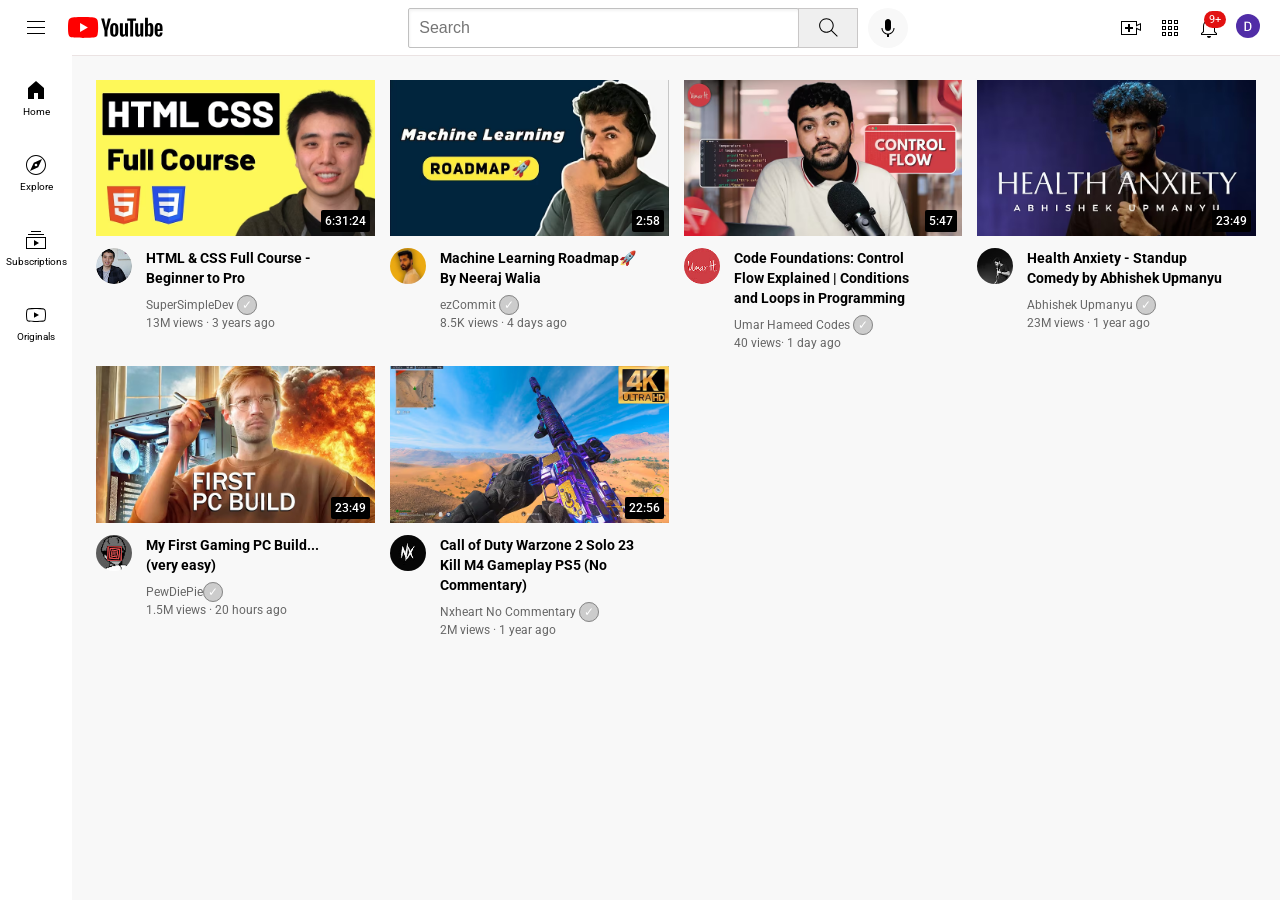
<file: index.html>
<!DOCTYPE html>
<html lang="en">
<head>
    <meta charset="UTF-8">
    <meta name="viewport" content="width=device-width, initial-scale=1.0">
    <title>Youtube Clone</title>
    <link rel="preconnect" href="https://fonts.googleapis.com">
    <link rel="preconnect" href="https://fonts.gstatic.com" crossorigin>
    <link href="https://fonts.googleapis.com/css2?family=Baloo+Bhaijaan+2:wght@400..800&family=Roboto:ital,wght@0,100..900;1,100..900&display=swap" rel="stylesheet">
    <link rel="stylesheet" href="styles/video.css">
    <link rel="stylesheet" href="styles/header.css">
    <link rel="stylesheet" href="styles/general.css">
    <link rel="stylesheet" href="styles/sidebar.css">
</head>
<body>
    <header class="header">
        <section class="left-section">
            <img class="hamburger-menu" src="icons/hamburger-menu.svg" alt="">
            <img class="youtube-logo" src="icons/youtube-logo.svg" alt="">
        </section>
        <section class="middle-section">
            <input type="text" class="search-bar" placeholder="Search">
            <button class="search-button">
                <img class="search-icon" src="icons/search.svg" alt="">
                <div class="tooltip">Search</div>
            </button>
            <button class="voice-search-button">
                <img class="voice-search-icon" src="icons/voice-search-icon.svg" alt="">
                <div class="tooltip">Search with your voice</div>
            </button>
        </section>
        <section class="right-section">
            <div class="upload-icon-container">
                <img class="upload-icon" src="icons/upload.svg" alt="">
                <div class="tooltip">Create</div>
            </div>
            <div class="youtube-apps-container">
                <img class="youtube-apps-icon" src="icons/youtube-apps.svg" alt="">
                <div class="tooltip">YouTube apps</div>
            </div>
            <div class="notifications-icon-container">
                <img class="notification-icon" src="icons/notifications.svg" alt="">
                <div class="notifications-count">9+</div>
                <div class="tooltip">Notifications</div>
            </div>
            <div class="current-user-container">
                <img class="current-user-picture" src="icons/icon1.jpg" alt="">
            </div>
        </section>    
            
    </header>
        
    </div>
    <nav class="sidebar">
        <div class="sidebar-link">
            <img src="icons/home.svg" alt="">
            <div>Home</div>
        </div>
        <div class="sidebar-link">
            <img src="icons/explore.svg" alt="">
            <div>Explore</div>
        </div>
        <div class="sidebar-link">
            <img src="icons/subscriptions.svg" alt="">
            <div>Subscriptions</div>
        </div>
        <div class="sidebar-link">
            <img src="icons/originals.svg" alt="">
            <div>Originals</div>
        </div>
        <div class="sidebar-link"></div>
    </nav>
    <main>
        <div class="video-grid">
            <div class="video-preview">
                <div class="thumbnail-row">
                    <img class="thumbnail" src="thumbnails/thumbnail-1.avif" alt="">
                    <div class="video-time">
                        6:31:24
                    </div>
                </div>
                <div class="video-info-grid">
                    <div class="channel-picture">
                        <img class="profile-pic" src="channel-pic/channel-1.jpg" alt="">
                    </div>
                    <div class="video-info">
                        <p class="video-title">
                            <strong>HTML & CSS Full Course - Beginner to Pro</strong>
                        </p>
                        <p class="video-author">
                            SuperSimpleDev <span class="verified-tick">&#10003;</span>
                        </p>
                        <p class="video-stats">
                            13M views &middot; 3 years ago
                        </p>
                    </div>
                </div>
            </div>
        
            <div class="video-preview">
                <div class="thumbnail-row">
                    <img class="thumbnail" src="thumbnails/thumbnail-2.avif" alt="">
                    <div class="video-time">
                        2:58
                    </div>
                </div>
                <div class="video-info-grid">
                    <div class="channel-picture">
                        <img class="profile-pic" src="channel-pic/channel-2.jpg" alt="">
                    </div>
                    <div class="video-info">
                        <p class="video-title">
                            <strong>Machine Learning Roadmap🚀 By Neeraj Walia</strong>
                        </p>
                        <p class="video-author">
                            ezCommit <span class="verified-tick">&#10003;</span>
                        </p>
                        <p class="video-stats">
                            8.5K views &middot; 4 days ago
                        </p>
                    </div>
                </div>
            </div>
            <div class="video-preview">
                <div class="thumbnail-row">
                    <img class="thumbnail" src="thumbnails/thumbnail-3.avif" alt="">
                    <div class="video-time">
                        5:47
                    </div>
                </div>
                <div class="video-info-grid">
                    <div class="channel-picture">
                        <img class="profile-pic" src="channel-pic/channel-3.jpg" alt="">
                    </div>
                    <div class="video-info">
                        <p class="video-title">
                            <strong>Code Foundations: Control Flow Explained | Conditions and Loops in Programming</strong>
                        </p>
                        <p class="video-author">
                            Umar Hameed Codes <span class="verified-tick">&#10003;</span>
                        </p>
                        <p class="video-stats">
                            40 views&middot; 1 day ago
                        </p>
                    </div>
                </div>
            </div>
        
            <div class="video-preview">
                <div class="thumbnail-row">
                    <img class="thumbnail" src="thumbnails/thumbnail-4.avif" alt="">
                    <div class="video-time">
                        23:49
                    </div>
                </div>
                <div class="video-info-grid">
                    <div class="channel-picture">
                        <img class="profile-pic" src="channel-pic/channel-4.jpg" alt="">
                    </div>
                    <div class="video-info">
                        <p class="video-title">
                            <strong>
                                Health Anxiety - Standup Comedy by Abhishek Upmanyu
                                </strong>
                        </p>
                        <p class="video-author">
                            Abhishek Upmanyu <span class="verified-tick">&#10003;</span>
                        </p>
                        <p class="video-stats">
                            23M views &middot; 1 year ago
                        </p>
                    </div>
                </div>
            </div>
            <div class="video-preview">
                <div class="thumbnail-row">
                    <img class="thumbnail" src="thumbnails/thumbnail-5.avif" alt="">
                    <div class="video-time">
                        23:49
                    </div>
                </div>
                <div class="video-info-grid">
                    <div class="channel-picture">
                        <img class="profile-pic" src="channel-pic/channel-5.jpg" alt="">
                    </div>
                    <div class="video-info">
                        <p class="video-title">
                            <strong>My First Gaming PC Build... (very easy)</strong>
                        </p>
                        <p class="video-author">
                            PewDiePie<span class="verified-tick">&#10003;</span>
                        </p>
                        <p class="video-stats">
                            1.5M views &middot; 20 hours ago
                        </p>
                    </div>
                </div>
            </div>
            <div class="video-preview">
                <div class="thumbnail-row">
                    <img class="thumbnail" src="thumbnails/thumbnail-6.avif" alt="">
                    <div class="video-time">
                        22:56
                    </div>
                </div>
                <div class="video-info-grid">
                    <div class="channel-picture">
                        <img class="profile-pic" src="channel-pic/channel-6.jpg" alt="">
                    </div>
                    <div class="video-info">
                        <p class="video-title">
                            <strong>Call of Duty Warzone 2 Solo 23 Kill M4 Gameplay PS5 (No Commentary)</strong>
                        </p>
                        <p class="video-author">
                            Nxheart No Commentary <span class="verified-tick">&#10003;</span>
                        </p>
                        <p class="video-stats">
                            2M views &middot; 1 year ago
                        </p>
                    </div>
                </div>
            </div>        
    </main>
</body>
</html>
</file>
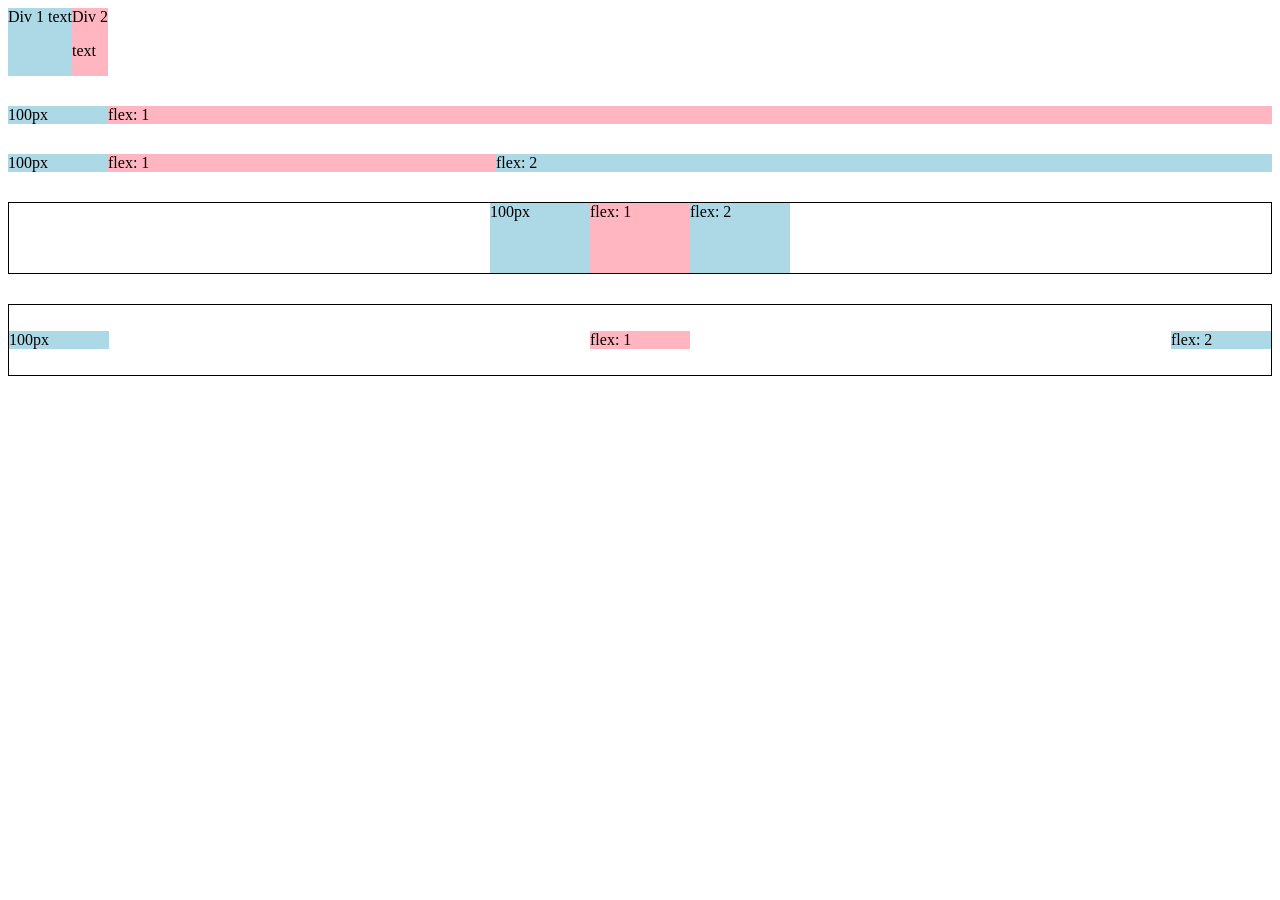
<file: flexbox.html>
<!DOCTYPE html>
<html lang="en">
<head>
    <meta charset="UTF-8">
    <meta name="viewport" content="width=device-width, initial-scale=1.0">
    <title>Flexbox</title>
</head>
<body>
    <div style="display: flex;
    flex-direction: row;">
        <div style="background-color: lightblue;">Div 1 text</div>
        <div style="background-color: lightpink;">Div 2 <p>text</p></div>
    </div>
    <div style="display: flex;
    margin-top: 30px;
    flex-direction: row;">
        <div style="background-color: lightblue;
        width: 100px;">100px</div>
        <div style="background-color: lightpink;
        flex: 1;">flex: 1</div>
    </div>
    <div style="display: flex;
    margin-top: 30px;
    flex-direction: row;">
        <div style="background-color: lightblue;
        width: 100px;">100px</div>
        <div style="background-color: lightpink;
        flex: 1;">flex: 1</div>
        <div style="background-color: lightblue;
        flex: 2;">flex: 2</div>
    </div>
    <div style="display: flex;
    margin-top: 30px;
    height: 70px;
    border:solid black 1px;
    justify-content: center;
    flex-direction: row;">
        <div style="background-color: lightblue;
        width: 100px;">100px</div>
        <div style="background-color: lightpink;
        width: 100px;">flex: 1</div>
        <div style="background-color: lightblue;
        width: 100px;">flex: 2</div>
    </div>
    <div style="display: flex;
    margin-top: 30px;
    height: 70px;
    border:solid black 1px;
    justify-content: space-between;
    align-items: center;
    flex-direction: row;">
        <div style="background-color: lightblue;
        width: 100px;">100px</div>
        <div style="background-color: lightpink;
        width: 100px;">flex: 1</div>
        <div style="background-color: lightblue;
        width: 100px;">flex: 2</div>
    </div>
</body>
</html>
</file>
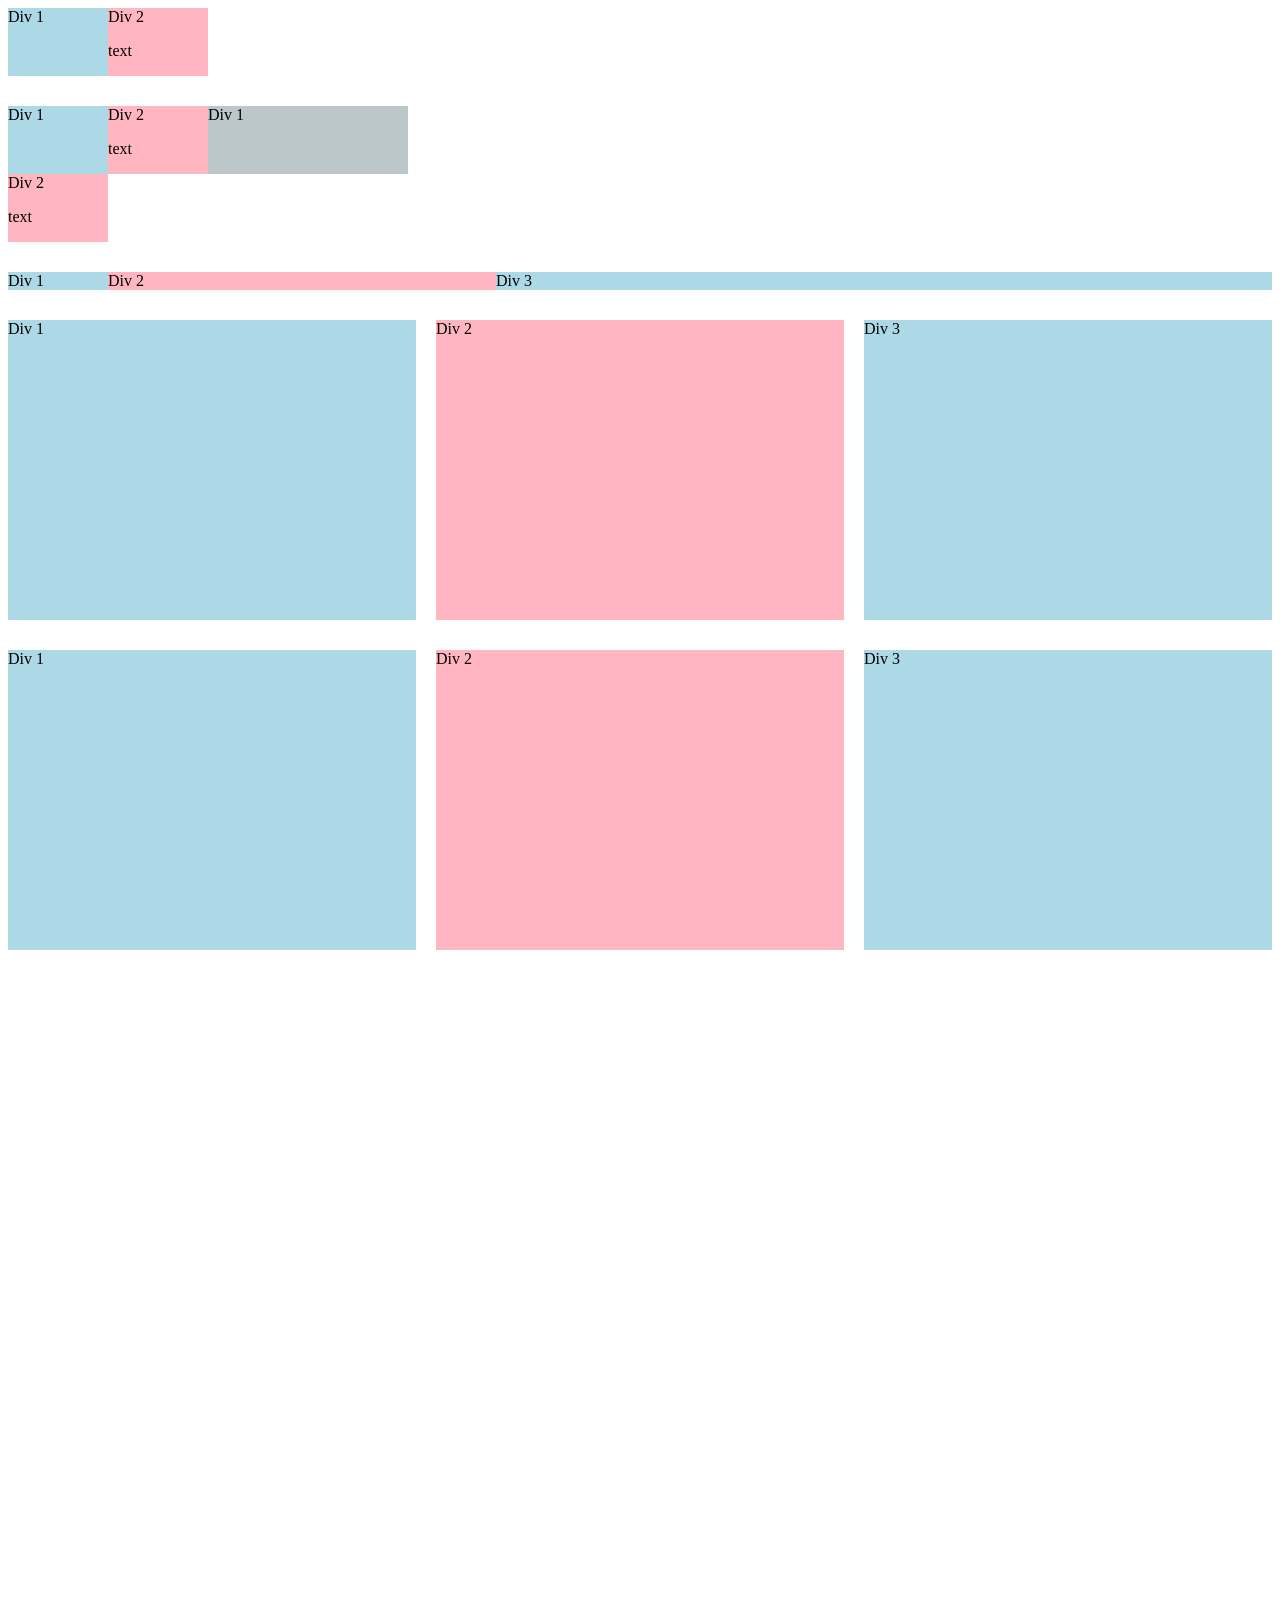
<file: grid.html>
<!DOCTYPE html>
<html lang="en">
<head>
    <meta charset="UTF-8">
    <meta name="viewport" content="width=device-width, initial-scale=1.0">
    <title>Grid Practice</title>
</head>
<body style="padding-bottom: 1000px;">
    <div style="display: grid; grid-template-columns: 100px 100px;">
        <div style="background-color: lightblue;">Div 1</div>
        <div style="background-color: lightpink;">Div 2 <p>text</p></div>
    </div>
    <div style="margin-top: 30px; display: grid; grid-template-columns: 100px 100px 200px;">
        <div style="background-color: lightblue;">Div 1</div>
        <div style="background-color: lightpink;">Div 2 <p>text</p></div>
        <div style="background-color: rgb(187, 199, 203);">Div 1</div>
        <div style="background-color: lightpink;">Div 2 <p>text</p></div>
    </div>
    <div style="margin-top: 30px; display: grid; grid-template-columns: 100px 1fr 2fr;">
        <div style="background-color: lightblue;">Div 1</div>
        <div style="background-color: lightpink;">Div 2</div>
        <div style="background-color: lightblue;">Div 3</div>
    </div>
    <div style="margin-top: 30px; display: grid; grid-template-columns: 1fr 1fr 1fr;column-gap: 20px;row-gap: 30px;">
        <div style="height: 300px; background-color: lightblue;">Div 1</div>
        <div style="height: 300px;background-color: lightpink;">Div 2</div>
        <div style="height: 300px;background-color: lightblue;">Div 3</div>
    </div>
    <div style="margin-top: 30px; display: grid; grid-template-columns: 1fr 1fr 1fr;column-gap: 20px;">
        <div style="height: 300px; background-color: lightblue;">Div 1</div>
        <div style="height: 300px;background-color: lightpink;">Div 2</div>
        <div style="height: 300px;background-color: lightblue;">Div 3</div>
    </div>
</body>
</html>
</file>
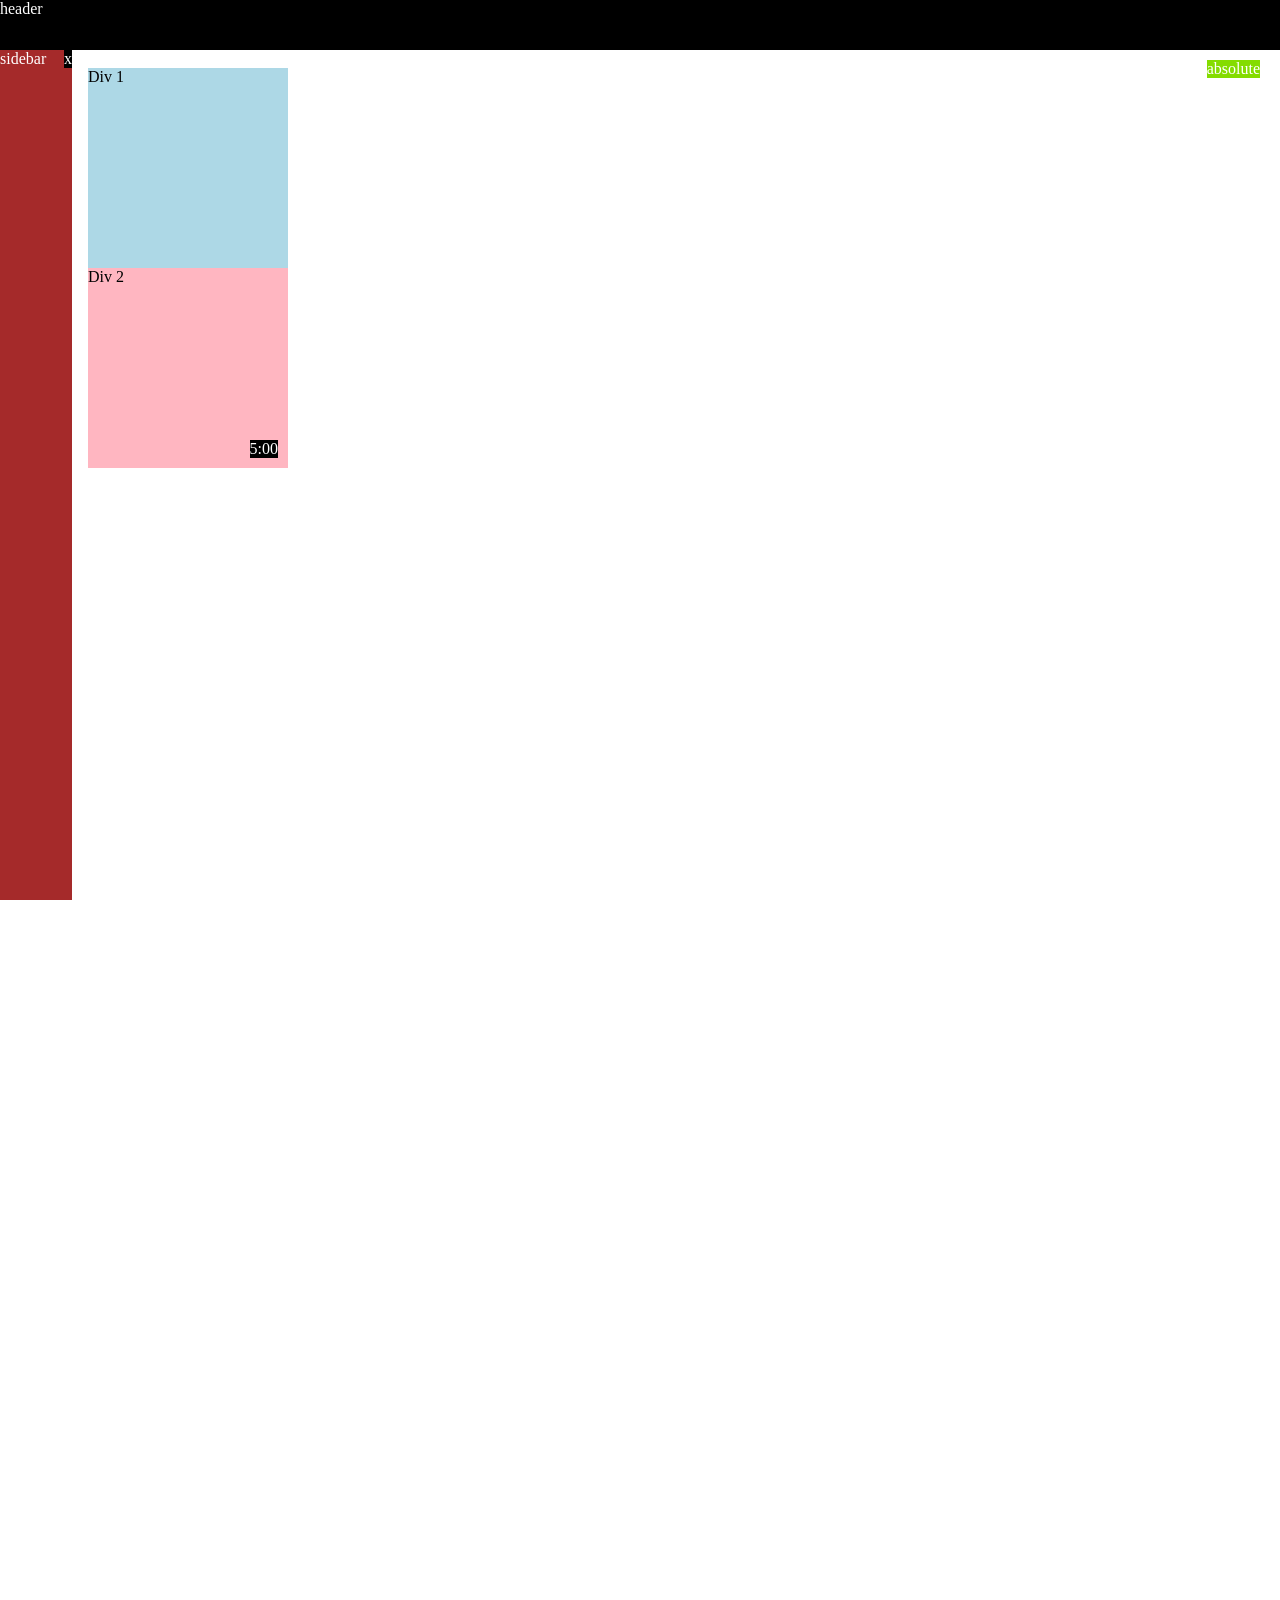
<file: position.html>
<!DOCTYPE html>
<html lang="en">
<head>
    <meta charset="UTF-8">
    <meta name="viewport" content="width=device-width, initial-scale=1.0">
    <title>CSS Position</title>
</head>
<body style="height: 3000px;padding-top: 60px;padding-left: 80px;">
    <div style="background-color:black;color: white; position: fixed; top: 0px; left: 0px;right: 0px;height: 50px;
    z-index: 100;">header</div>
    <div style="
    background-color: brown;
    color: white;
    position: fixed;
    left: 0;
    bottom: 0;
    top: 50px;
    width: 72px;">
        sidebar
    <div style="
    position: absolute;
    background-color: rgb(0, 0, 0);
    color: white;
    right: 0px;
    top: 0px;">
        x
    </div>    
    </div>
    <div style="
    position: absolute;
    background-color: rgb(132, 220, 0);
    color: white;
    right: 20px;
    top: 60px;">
        absolute
    </div>
    <div style="background-color: lightblue;
    height: 200px; width: 200px;position: static;">Div 1</div>
    <div style="
    background-color: lightpink;
    height: 200px; 
    width: 200px;
    position: relative;">
    Div 2
    <div style="
        position: absolute;
        background-color: rgb(0, 0, 0);
        color: white;
        right: 10px;
        bottom: 10px;">
            5:00
    </div>
    </div>
</body>
</html>
</file>
<file: styles/video.css>
.thumbnail{
    width: 100%;
}

.video-title{
    margin-top: 0px;
    font-size: 14px;
    font-weight: 500;
    line-height: 20px;
    margin-bottom: 10px;
}
.verified-tick {
    background-color: #ccc;
    border: 1px solid #888;
    border-radius: 50%;
    color: white;
    font-size: 12px;
    padding: 2px 4px;
}

.video-title,.video-author{
    display: block;
}
.video-info{
    display: inline-block;
    width: 200px;
}
.channel-picture{
    display: inline-block;
    width: 50px;
    vertical-align: top;
}
.profile-pic{
    width: 36px;
    border-radius: 40px;
}
.video-author,.video-stats{
    font-size: 12px;
    color: #666;
}
.thumbnail-row{
    margin-bottom: 8px;
    position: relative;
}
.video-author{
    margin-bottom: 4px;
}
.video-info-grid{
    display: grid;
    grid-template-columns: 50px 1fr;
}
.video-grid{
    display: grid;
    grid-template-columns: 1fr 1fr 1fr;
    column-gap: 15px;
    row-gap: 16px;
}
@media (max-width:750px) {
    .video-grid{
        grid-template-columns: 1fr 1fr;
    }
}
@media (min-width:1000px) {
    .video-grid{
        grid-template-columns: 1fr 1fr 1fr 1fr;
    }
}
.video-time{
    background-color: black;
    color: white;
    position: absolute;
    right: 5px;
    bottom: 8px;
    font-size: 12px;
    font-weight: 500;
    /* padding-left: 4px;
    padding-right: 4px;
    padding-top: 4px;
    padding-bottom: 4px; */
     padding: 4px; /*clockwise */
    border-radius: 2px;
}
</file>
<file: styles/header.css>
.header {
    height: 55px;
    display: flex;
    flex-direction: row;
    justify-content: space-between;
    position: fixed;
    top: 0;
    left: 0;
    right: 0;
    background-color: white;
    border-bottom: 1px solid rgb(235, 227, 227);
    z-index: 100;
}

.left-section {
    display: flex;
    align-items: center;
}

.middle-section {
    flex: 1;
    margin-left: 70px;
    margin-right: 35px;
    max-width: 500px;
    display: flex;
    align-items: center;
}

.right-section {
    display: flex;
    align-items: center;
    gap: 15px;
    padding-right: 20px;
    flex-shrink: 0;
}

.hamburger-menu {
    height: 24px;
    margin-left: 24px;
    margin-right: 20px;
}

.youtube-logo {
    height: 21px;
}

.search-bar {
    flex: 1;
    height: 36px;
    font-size: 16px;
    padding-left: 10px;
    border: 1px solid rgb(192, 192, 192);
    border-radius: 2px;
    box-shadow: inset 1px 2px 3px rgba(0, 0, 0, 0.05);
    width: 100%;
    min-width: 150px;
    max-width: 500px;
}

.search-bar::placeholder {
    font-size: 16px;
}

.search-button,
.voice-search-button,
.upload-icon-container,
.youtube-apps-container,
.notifications-icon-container {
    position: relative;
    display: flex;
    justify-content: center;
    align-items: center;
}

.search-button {
    height: 40px;
    width: 60px;
    background-color: rgb(239, 239, 239);
    border: 1px solid rgb(201, 199, 199);
    margin-left: -1px;
    margin-right: 10px;
}

.voice-search-button {
    height: 40px;
    width: 40px;
    border-radius: 20px;
    border: none;
    background-color: rgb(248, 248, 248);
}

.search-icon {
    height: 25px;
}

.voice-search-icon,
.upload-icon,
.youtube-apps-icon,
.notification-icon {
    height: 24px;
}

.notifications-icon-container {
    position: relative;
}

.notifications-count {
    position: absolute;
    top: -5px;
    right: -5px;
    background-color: rgb(226, 17, 17);
    color: white;
    font-family: Roboto, Arial;
    font-size: 11px;
    padding: 2px 5px;
    border-radius: 10px;
}

.current-user-picture {
    height: 24px;
    border-radius: 16px;
}

.current-user-container {
    cursor: pointer;
}

/* Tooltip styles */
.tooltip {
    position: absolute;
    background-color: gray;
    color: white;
    padding: 4px 8px;
    border-radius: 2px;
    font-size: 12px;
    bottom: -28px;
    opacity: 0;
    transition: opacity 0.15s;
    pointer-events: none;
    white-space: nowrap;
}

.search-button:hover .tooltip,
.voice-search-button:hover .tooltip,
.upload-icon-container:hover .tooltip,
.youtube-apps-container:hover .tooltip,
.notifications-icon-container:hover .tooltip {
    opacity: 1;
}
</file>
<file: styles/general.css>
body{
    margin: 0;
    padding-top: 80px;
    padding-left: 96px;
    padding-right: 24px;
    background-color: rgb(248, 248, 248);
    font-family: Roboto,Arial;
}
p{
    font-family: Roboto,Arial;
    margin-top: 0;
    margin-bottom: 0px;
}
</file>
<file: styles/sidebar.css>
.sidebar{
    position: fixed;
    left: 0;
    bottom: 0;
    top: 55px;
    background-color: white;
    width: 72px;
    z-index: 200;
    padding-top: 5px;
}
.sidebar-link{
    
    height: 74px;
    margin-bottom: 1px;
    display: flex;
    justify-content: center;
    align-items: center;
    flex-direction: column;
    cursor: pointer;
}
.sidebar-link:hover{
    background-color: rgba(243, 241, 241, 0.967);
}
.sidebar-link img{
    height: 24px;
    margin-bottom: 4px;
}
.sidebar-link div{
    font-size: 10px;

}
</file>
